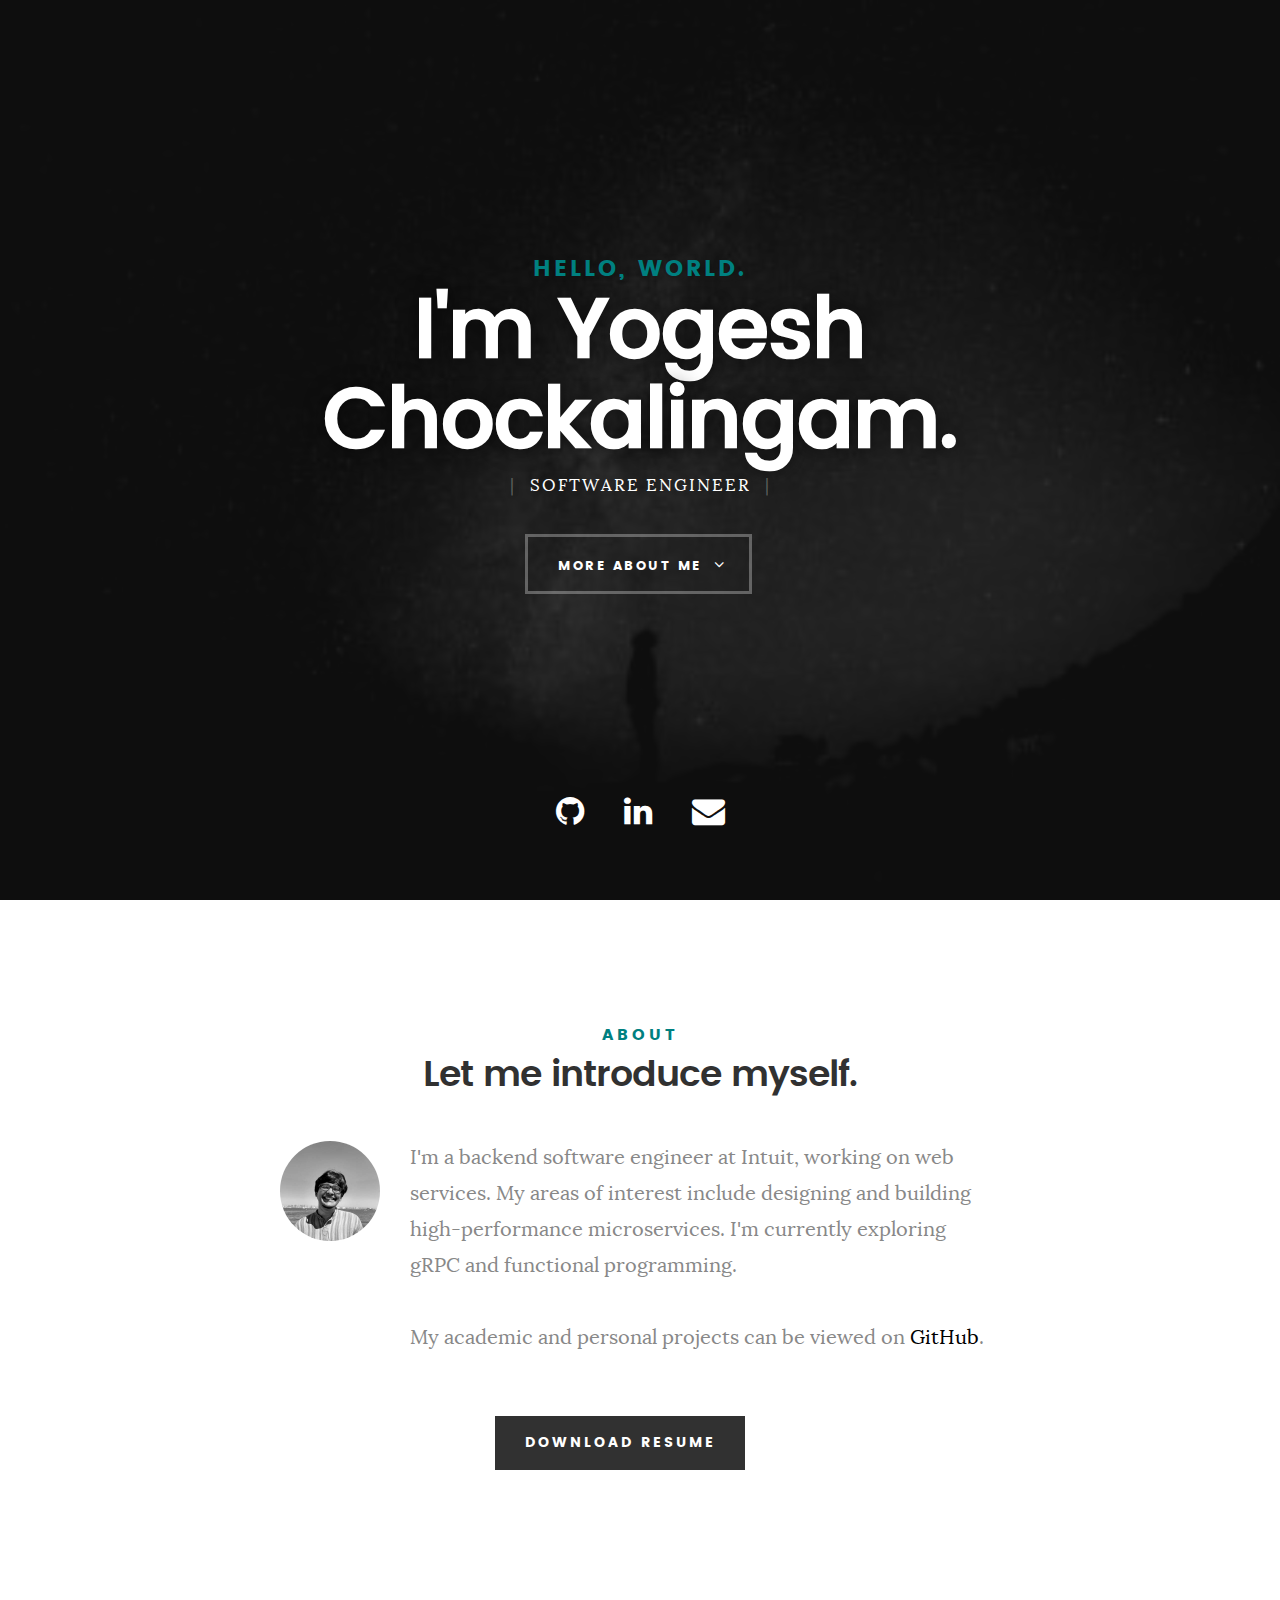
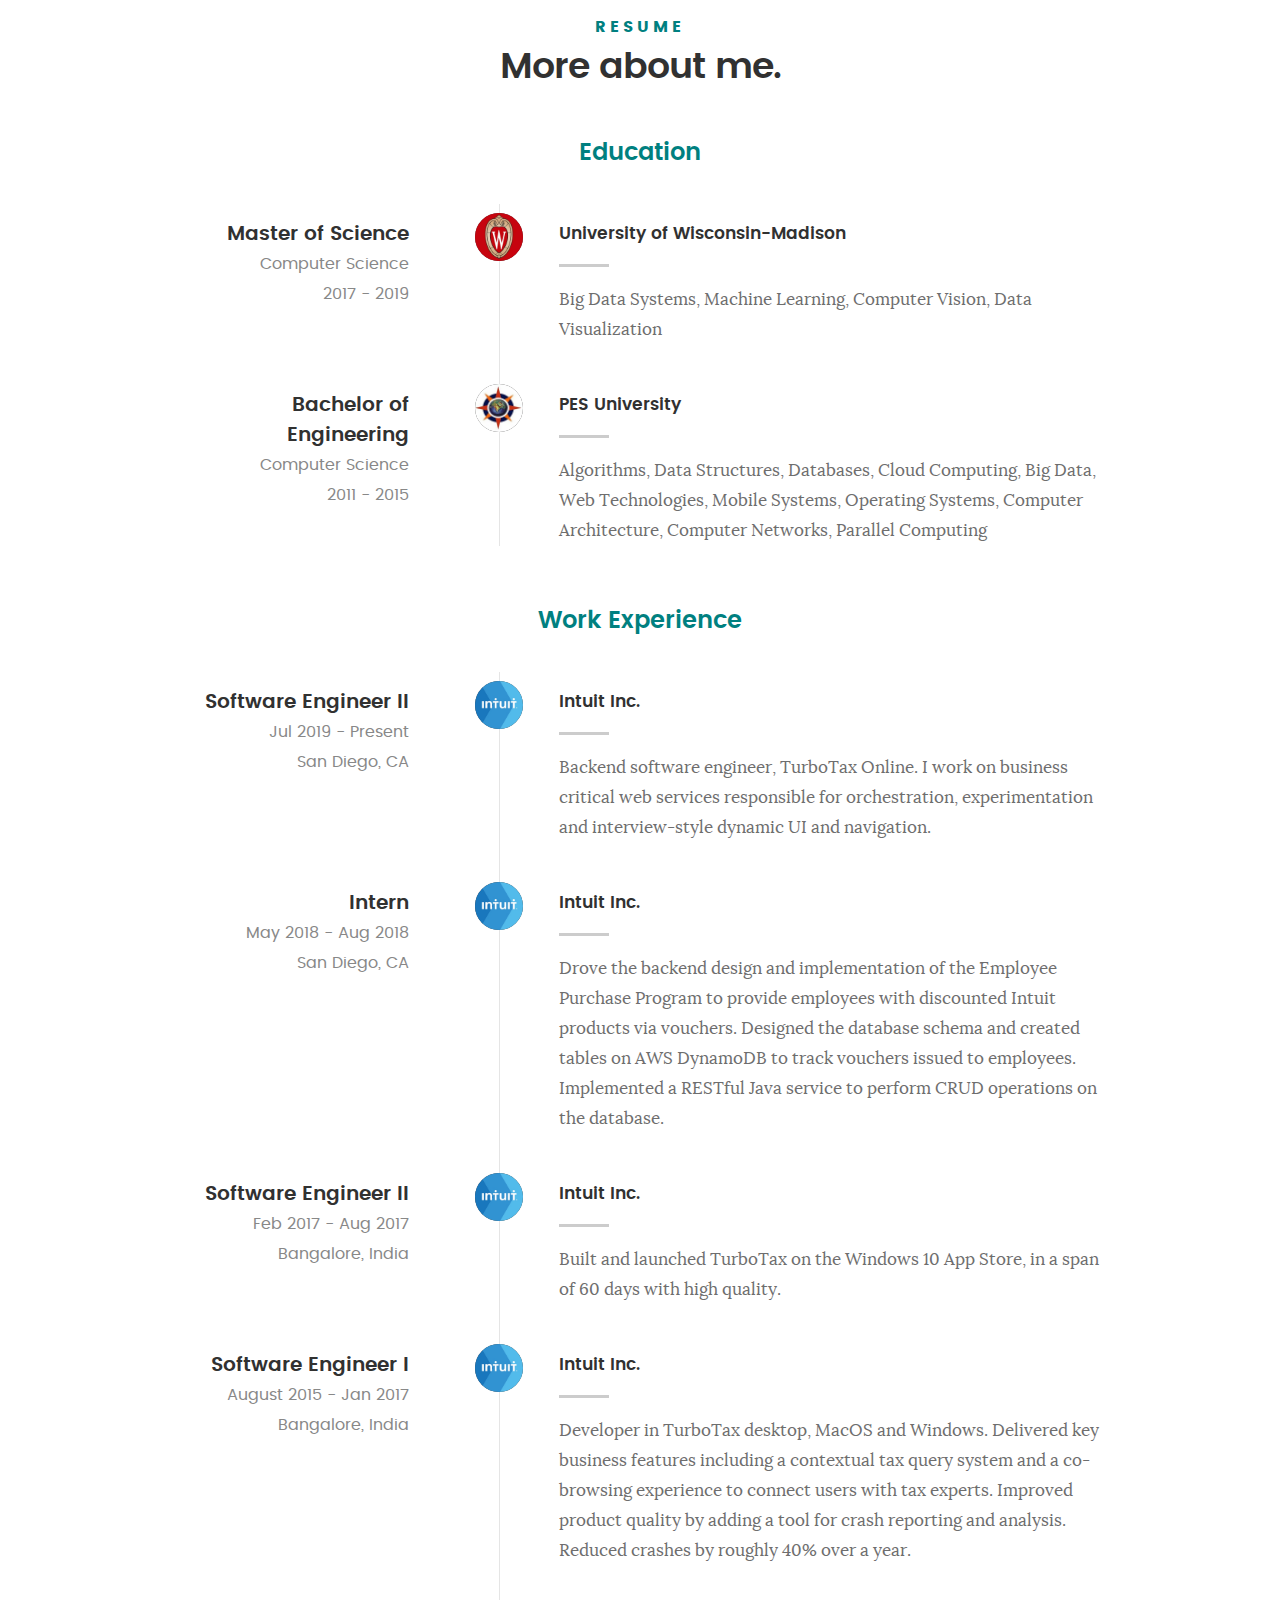
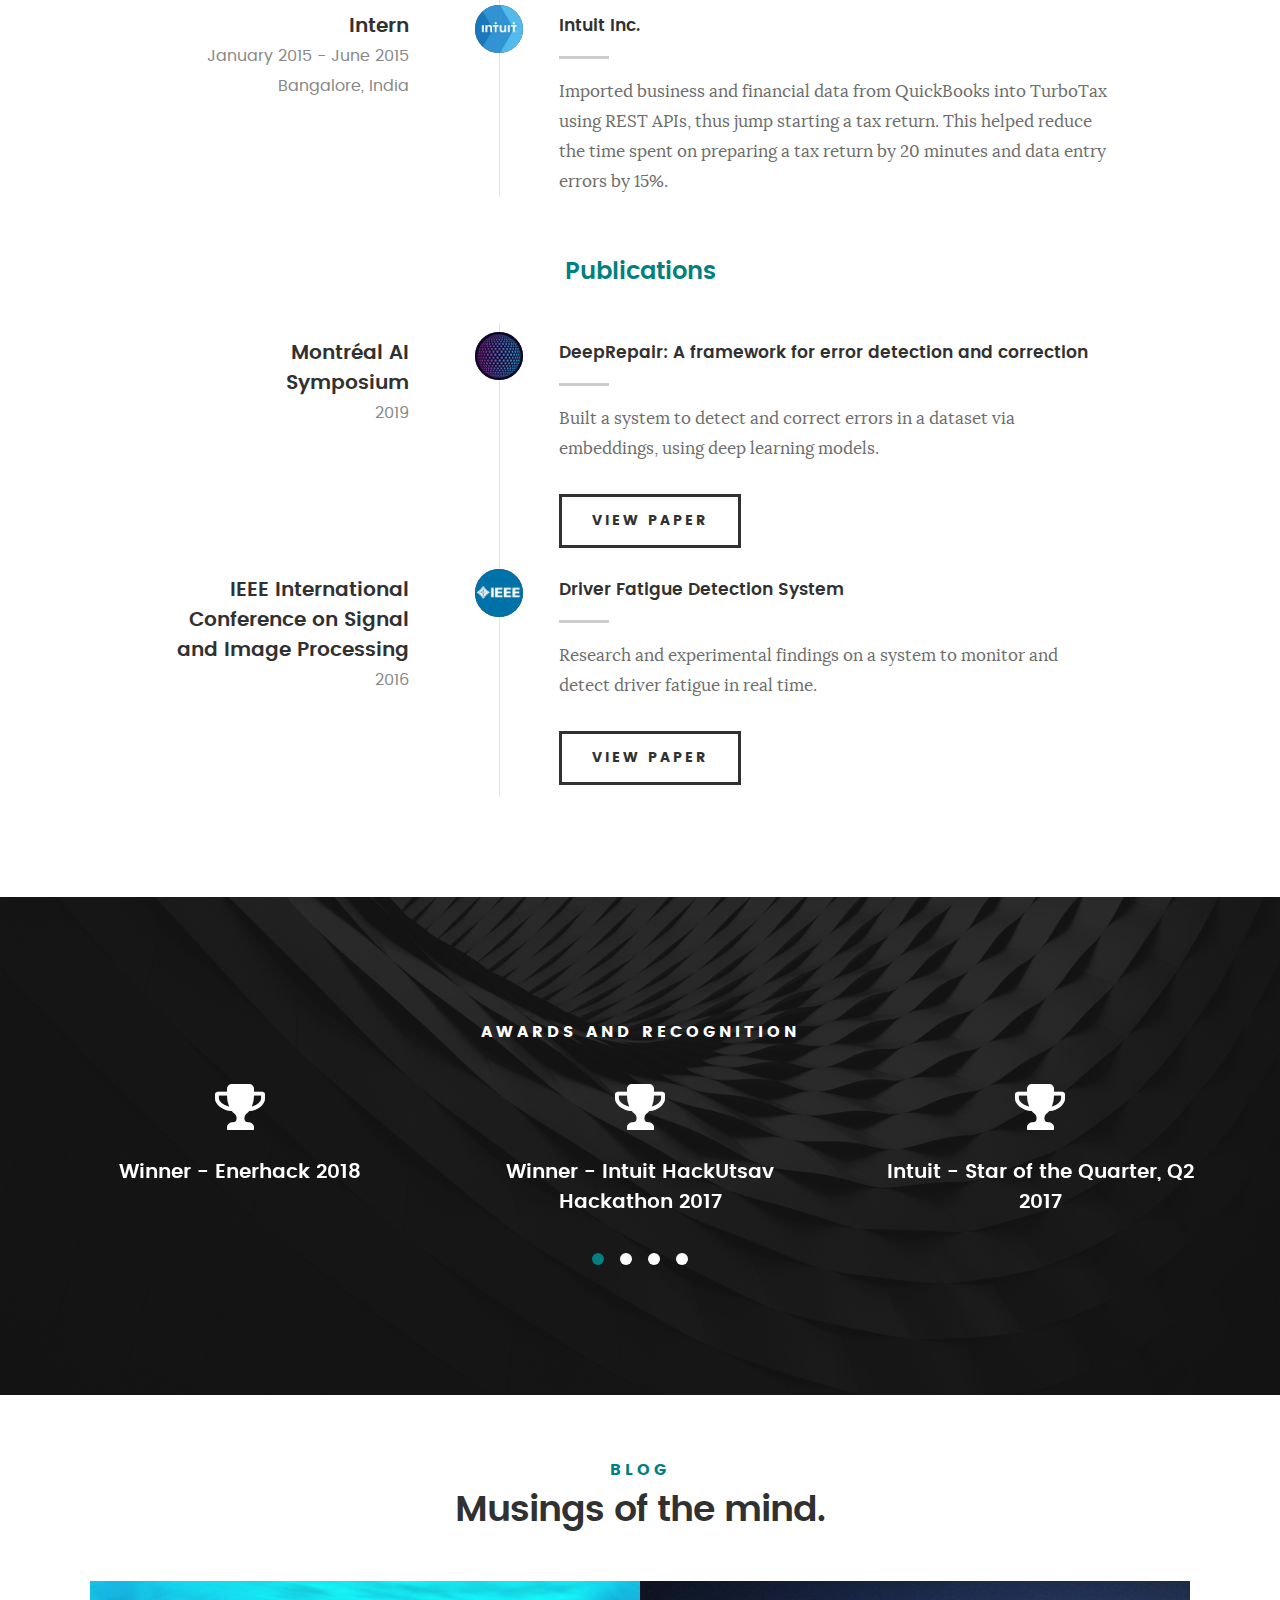
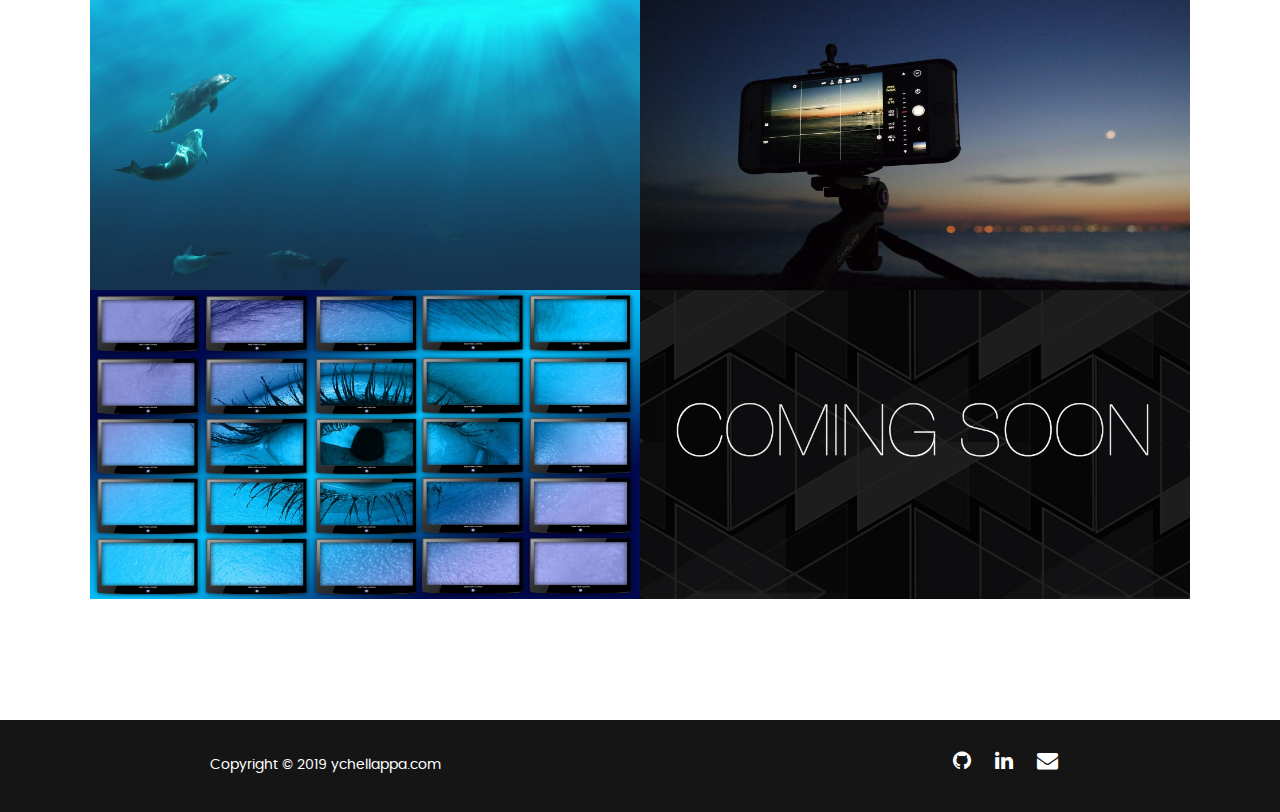
<file: index.html>
<!doctypehtml><!--[if IE 8 ]><html class="no-js oldie ie8"lang=en><![endif]--><!--[if IE 9 ]><html class="no-js oldie ie9"lang=en><![endif]--><!--[if (gte IE 9)|!(IE)]><!--><html class=no-js lang=en><!--<![endif]--><meta charset=utf-8><title>Yogesh Chellappa Chockalingam</title><meta content="Personal website of Yogesh Chellappa Chockalingam"name=og:description><meta content="Yogesh Chellappa Chockalingam"name=author><meta content=ychellappa.com name=apple-mobile-web-app-title><meta content=black-translucent name=apple-mobile-web-app-status-bar-style><meta content="IE=Edge"http-equiv=X-UA-Compatible><meta content=#000000 name=theme-color><meta content=#000000 name=msapplication-navbutton-color><meta content=yes name=apple-mobile-web-app-capable><meta content="Yogesh Chellappa"property=og:site_name><meta content="Yogesh Chellappa"property=og:title><meta content=http://ychellappa.com/images/intro-bg.jpg property=og:image itemprop=image><meta content=website property=og:type><meta content="width=device-width,initial-scale=1,maximum-scale=1"name=viewport><script src=js/analytics.js async></script><link href=css/base.css rel=stylesheet><link href=css/main.css rel=stylesheet><link href=css/vendor.css rel=stylesheet><link href=css/font-awesome/css/font-awesome.min.css rel=stylesheet><link href=favicon.png rel=icon type=image/png><body id=top><section id=intro><div class=intro-overlay></div><div class=intro-content><div class=row><div class=col-twelve><h5>Hello, World.</h5><h1>I'm Yogesh Chockalingam.</h1><p class=intro-position><span>Software Engineer</p><a href=#about class="button stroke smoothscroll">More About Me</a></div></div></div><ul class=intro-social><li><a href=https://github.com/yogeshchellappa target=_blank><i class="fa fa-github"></i></a><li><a href=https://in.linkedin.com/in/yogeshchellappa target=_blank><i class="fa fa-linkedin"></i></a><li><a href=mailto:yogesh20101993@gmail.com><i class="fa fa-envelope"></i></a></ul></section><section id=about><div class="row section-intro"><div class=col-twelve><h5>About</h5><h1>Let me introduce myself.</h1><div class=intro-info><img src=images/me.jpg alt="Profile Picture"><p class=lead>I'm a backend software engineer at Intuit, working on web services. My areas of interest include designing and building high-performance microservices. I'm currently exploring gRPC and functional programming.<br><br>My academic and personal projects can be viewed on <a href=https://github.com/yogeshchellappa>GitHub</a>.</div></div></div><div class="row button-section"><div class=col-twelve><a href=assets/yogesh_resume.pdf class="button button-primary"title="Download CV"download>Download Resume</a></div></div></section><section id=resume class=white-section><div class="row section-intro"><div class=col-twelve><h5>Resume</h5><h1>More about me.</h1></div></div><div class="row resume-timeline"><div class="col-twelve resume-header"><h2>Education</h2></div><div class=col-twelve><div class=timeline-wrap><div class=timeline-block><div class=timeline-ico><img src=images/uwmLogo.png style=border-radius:50%></div><div class=timeline-header><h3>Master of Science</h3><p>Computer Science<br>2017 - 2019</div><div class=timeline-content><h4>University of Wisconsin-Madison</h4><p>Big Data Systems, Machine Learning, Computer Vision, Data Visualization</div></div><div class=timeline-block><div class=timeline-ico><img src=images/pesitLogo.jpg style=border-radius:50%></div><div class=timeline-header><h3>Bachelor of Engineering</h3><p>Computer Science<br>2011 - 2015</div><div class=timeline-content><h4>PES University</h4><p>Algorithms, Data Structures, Databases, Cloud Computing, Big Data, Web Technologies, Mobile Systems, Operating Systems, Computer Architecture, Computer Networks, Parallel Computing</div></div></div></div></div><div class="row resume-timeline"><div class="col-twelve resume-header"><h2>Work Experience</h2></div><div class=col-twelve><div class=timeline-wrap><div class=timeline-block><div class=timeline-ico><img src=images/intuitLogo.png style=border-radius:50%></div><div class=timeline-header><h3>Software Engineer II</h3><p>Jul 2019 - Present<br>San Diego, CA</div><div class=timeline-content><h4>Intuit Inc.</h4><p>Backend software engineer, TurboTax Online. I work on business critical web services responsible for orchestration, experimentation and interview-style dynamic UI and navigation.</div></div><div class=timeline-block><div class=timeline-ico><img src=images/intuitLogo.png style=border-radius:50%></div><div class=timeline-header><h3>Intern</h3><p>May 2018 - Aug 2018<br>San Diego, CA</div><div class=timeline-content><h4>Intuit Inc.</h4><p>Drove the backend design and implementation of the Employee Purchase Program to provide employees with discounted Intuit products via vouchers. Designed the database schema and created tables on AWS DynamoDB to track vouchers issued to employees. Implemented a RESTful Java service to perform CRUD operations on the database.</div></div><div class=timeline-block><div class=timeline-ico><img src=images/intuitLogo.png style=border-radius:50%></div><div class=timeline-header><h3>Software Engineer II</h3><p>Feb 2017 - Aug 2017<br>Bangalore, India</div><div class=timeline-content><h4>Intuit Inc.</h4><p>Built and launched TurboTax on the Windows 10 App Store, in a span of 60 days with high quality.</div></div><div class=timeline-block><div class=timeline-ico><img src=images/intuitLogo.png style=border-radius:50%></div><div class=timeline-header><h3>Software Engineer I</h3><p>August 2015 - Jan 2017<br>Bangalore, India</div><div class=timeline-content><h4>Intuit Inc.</h4><p>Developer in TurboTax desktop, MacOS and Windows. Delivered key business features including a contextual tax query system and a co-browsing experience to connect users with tax experts. Improved product quality by adding a tool for crash reporting and analysis. Reduced crashes by roughly 40% over a year.</div></div><div class=timeline-block><div class=timeline-ico><img src=images/intuitLogo.png style=border-radius:50%></div><div class=timeline-header><h3>Intern</h3><p>January 2015 - June 2015<br>Bangalore, India</div><div class=timeline-content><h4>Intuit Inc.</h4><p>Imported business and financial data from QuickBooks into TurboTax using REST APIs, thus jump starting a tax return. This helped reduce the time spent on preparing a tax return by 20 minutes and data entry errors by 15%.</div></div></div></div></div><div class="row resume-timeline"><div class="col-twelve resume-header"><h2>Publications</h2></div><div class=col-twelve><div class=timeline-wrap><div class=timeline-block><div class=timeline-ico><img src=images/maisLogo.png style=border-radius:50%></div><div class=timeline-header><h3>Montréal AI Symposium</h3><p>2019</div><div class=timeline-content><h4>DeepRepair: A framework for error detection and correction</h4><p>Built a system to detect and correct errors in a dataset via embeddings, using deep learning models.</p><a href=assets/deeprepair.pdf class="button stroke half-width">View Paper</a></div></div><div class=timeline-block><div class=timeline-ico><img src=images/ieee.jpeg style=border-radius:50%></div><div class=timeline-header><h3>IEEE International Conference on Signal and Image Processing</h3><p>2016</div><div class=timeline-content><h4>Driver Fatigue Detection System</h4><p>Research and experimental findings on a system to monitor and detect driver fatigue in real time.</p><a href=http://ieeexplore.ieee.org/document/7888344/ class="button stroke half-width">View Paper</a></div></div></div></div></div></section><section id=services><div class=overlay></div><div class="row section-intro"><div class=col-twelve><h5>Awards and Recognition</h5></div></div><div class="row services-content"><div class="owl-carousel services-list"id=owl-slider><div class=service><span class=icon><i class="fa fa-trophy"></i></span><div class=service-content><h3>Winner - Enerhack 2018</h3></div></div><div class=service><span class=icon><i class="fa fa-trophy"></i></span><div class=service-content><h3>Winner - Intuit HackUtsav Hackathon 2017</h3></div></div><div class=service><span class=icon><i class="fa fa-trophy"></i></span><div class=service-content><h3>Intuit - Star of the Quarter, Q2 2017</h3></div></div><div class=service><span class=icon><i class="fa fa-trophy"></i></span><div class=service-content><h3>Winner - Intuit HackUtsav Hackathon 2016</h3></div></div><div class=service><span class=icon><i class="fa fa-trophy"></i></span><div class=service-content><h3>Second Runners - Harman International Hackathon 2016</h3></div></div><div class=service><span class=icon><i class="fa fa-trophy"></i></span><div class=service-content><h3>Third Runners - Myntra Hackathon 2016</h3></div></div><div class=service><span class=icon><i class="fa fa-trophy"></i></span><div class=service-content><h3>Prakalpa, Best project - Social Impact 2016</h3></div></div><div class=service><span class=icon><i class="fa fa-trophy"></i></span><div class=service-content><h3>Intuit - Star of the Quarter, Q4 2015</h3></div></div><div class=service><span class=icon><i class="fa fa-trophy"></i></span><div class=service-content><h3>Second Runners - JP Morgan Hackathon 2014</h3></div></div><div class=service><span class=icon><i class="fa fa-trophy"></i></span><div class=service-content><h3>Winner - Intuit Hack-A-Bot Hackathon 2014</h3></div></div><div class=service><span class=icon><i class="fa fa-trophy"></i></span><div class=service-content><h3>Second Runners - SAP Lumira Hackathon 2014</h3></div></div></div></section><section id=portfolio><br><br><div class="row section-intro"><div class=col-twelve><h5>Blog</h5><h1>Musings of the mind.</h1></div></div><div class="row portfolio-content"><div class=col-twelve><div class="block-1-2 block-mob-full stack"id=folio-wrapper><div class="bgrid folio-item"><div class=item-wrap><img src=images/blog/sea.jpg alt=Sea> <a href=#modal-01 class=overlay><div class=folio-item-table><div class=folio-item-cell><h3 class=folio-title>Under the Sea</h3><span class=folio-types>A twist in the tale.</span></div></div></a></div></div><div class="bgrid folio-item"><div class=item-wrap><img src=images/blog/ces.jpeg alt=CES> <a href=#modal-02 class=overlay><div class=folio-item-table><div class=folio-item-cell><h3 class=folio-title>CES 2014</h3><span class=folio-types>Cutting edge.</span></div></div></a></div></div><div class="bgrid folio-item"><div class=item-wrap><img src=images/blog/screen.jpg alt=CES> <a href=#modal-03 class=overlay><div class=folio-item-table><div class=folio-item-cell><h3 class=folio-title>Screen Technologies</h3><span class=folio-types>Pixelated.</span></div></div></a></div></div><div class="bgrid folio-item"><div class=item-wrap><img src=images/blog/soon.jpg alt=CES><div class=folio-item-table></div></div></div><div class="mfp-hide popup-modal slider"id=modal-01><div class=media><img src=images/blog/sea.jpg alt=Sea></div><div class=description-box><h4>Under the Sea</h4><p>"I sank beneath the surface, my scream of terror choked off by the frothing, gushing water..."<div class=categories>Fiction</div></div><div class=link-box><a href=./blog/underthesea.html target=_blank onclick="return dismissModal()">Read Full Article</a> <a href=# class=popup-modal-dismiss>Close</a></div></div><div class="mfp-hide popup-modal slider"id=modal-02><div class=media><img src=images/blog/ces.jpeg alt=CES></div><div class=description-box><h4>CES 2014</h4><p>"The pretty, curvaceous Korean model smiled and cocked her head. Her merry eyes twinkled amidst a storm of blinding camera flashes..."<div class=categories>Technology</div></div><div class=link-box><a href=./blog/ces2014.html target=_blank onclick="return dismissModal()">Read full article</a> <a href=# class=popup-modal-dismiss>Close</a></div></div><div class="mfp-hide popup-modal slider"id=modal-03><div class=media><img src=images/blog/screen.jpg alt="Screen Technologies"></div><div class=description-box><h4>Screen Technologies</h4><p>"Ever wondered how that smartphone screen or your television screen works?"<div class=categories>Technology</div></div><div class=link-box><a href=./blog/screentech.html target=_blank onclick="return dismissModal()">Read full article</a> <a href=# class=popup-modal-dismiss>Close</a></div></div></div></div></div></section><footer><br><div class=row><div class="col-six tab-full pull-left"><div class=copyright><span>Copyright © 2019 ychellappa.com</span></div></div><div class="col-six tab-full pull-right social"><ul class=footer-social><li><a href=https://github.com/yogeshchellappa target=_blank><i class="fa fa-github"></i></a><li><a href=https://in.linkedin.com/in/yogeshchellappa target=_blank><i class="fa fa-linkedin"></i></a><li><a href=mailto:yogesh20101993@gmail.com><i class="fa fa-envelope"></i></a></ul></div><div id=go-top><a href=#top class=smoothscroll title="Back to Top"><i class="fa fa-arrow-up"></i></a></div></div></footer><div id=preloader><div id=loader></div></div><script src=js/jquery-2.1.3.min.js></script><script src=js/plugins.js></script><script src=js/main.min.js></script>
</file>
